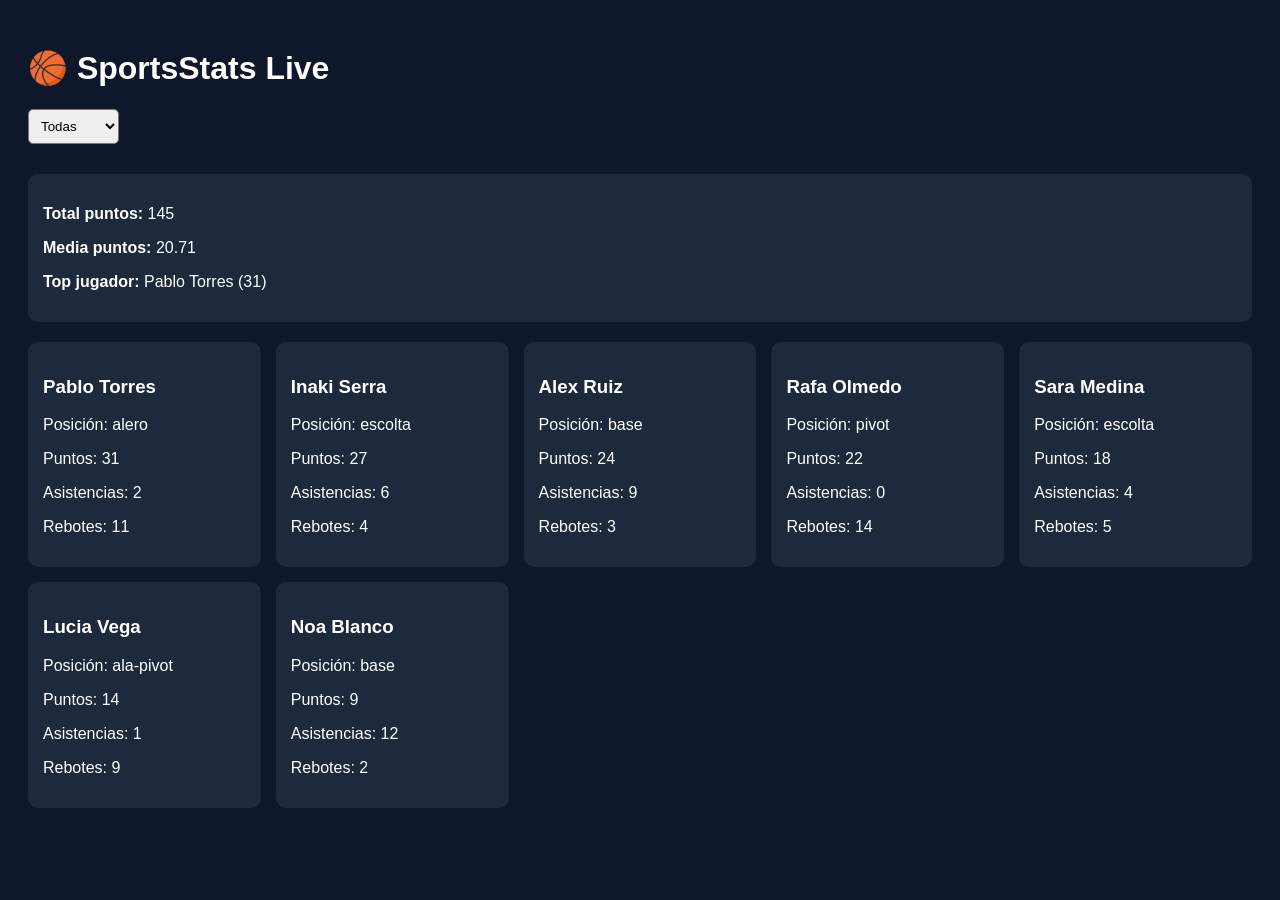
<file: clase_24_3/index.html>
<!DOCTYPE html>
<html lang="es">
<head>
  <meta charset="UTF-8">
  <title>SportsStats Live</title>
  <link rel="stylesheet" href="styles.css">
</head>
<body>

<h1>🏀 SportsStats Live</h1>

<select id="filtro-posicion">
  <option value="todas">Todas</option>
  <option value="base">Base</option>
  <option value="escolta">Escolta</option>
  <option value="alero">Alero</option>
  <option value="ala-pivot">Ala-pívot</option>
  <option value="pivot">Pívot</option>
</select>

<div id="stats"></div>

<div id="tabla"></div>

<script src="app.js"></script>
</body>
</html>
</file>
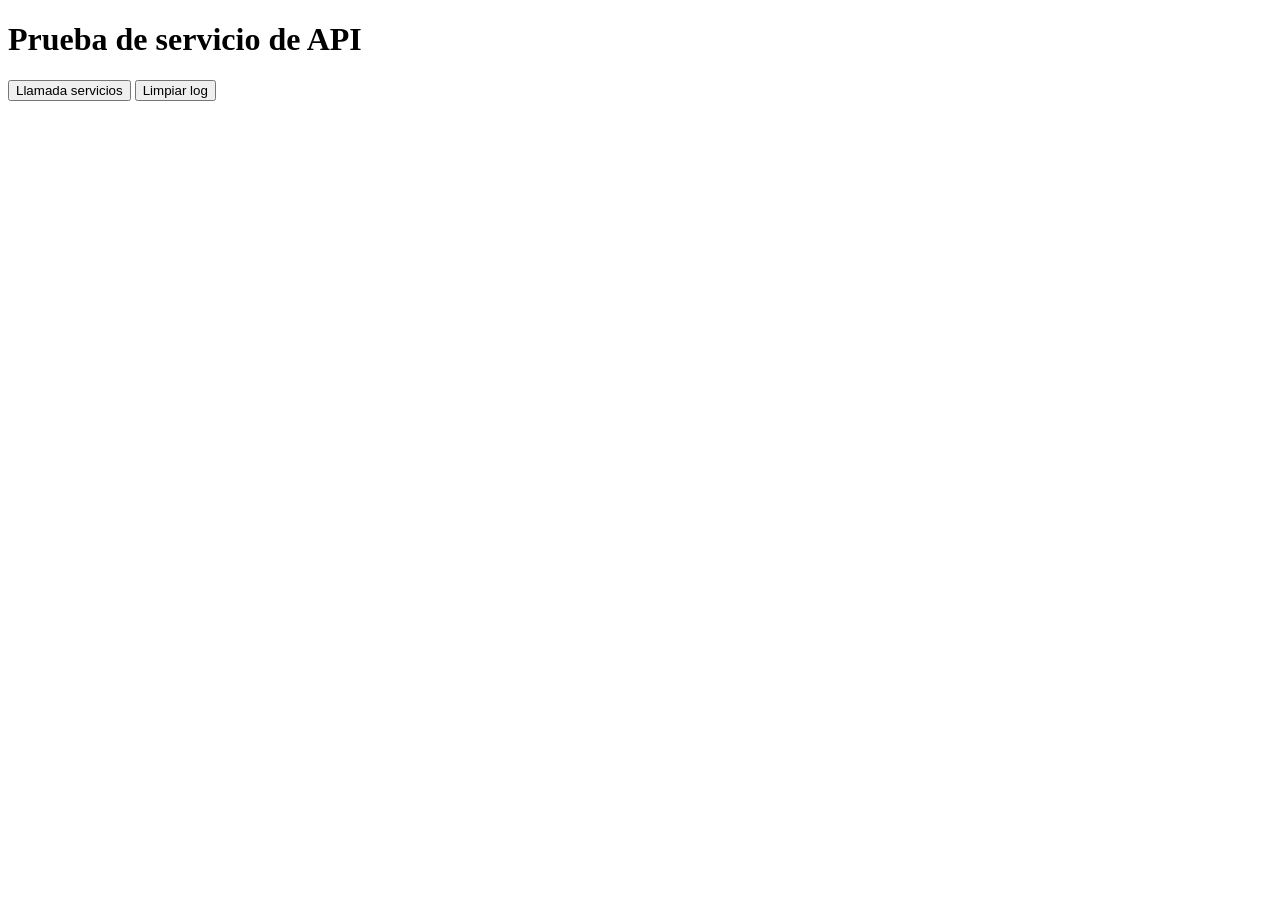
<file: clase_28_04/index.html>
<!DOCTYPE html>
<html lang="en">
<head>
    <meta charset="UTF-8">
    <meta name="viewport" content="width=device-width, initial-scale=1.0">
    <title>Fase 3 - Usar el servicio apiServer</title>
</head>
<body>
    <h1>Prueba de servicio de API</h1>
    <button id="btnEjecutar">Llamada servicios</button>
    <button id="btnlimpiar">Limpiar log</button>
    

</body>
</html>
</file>
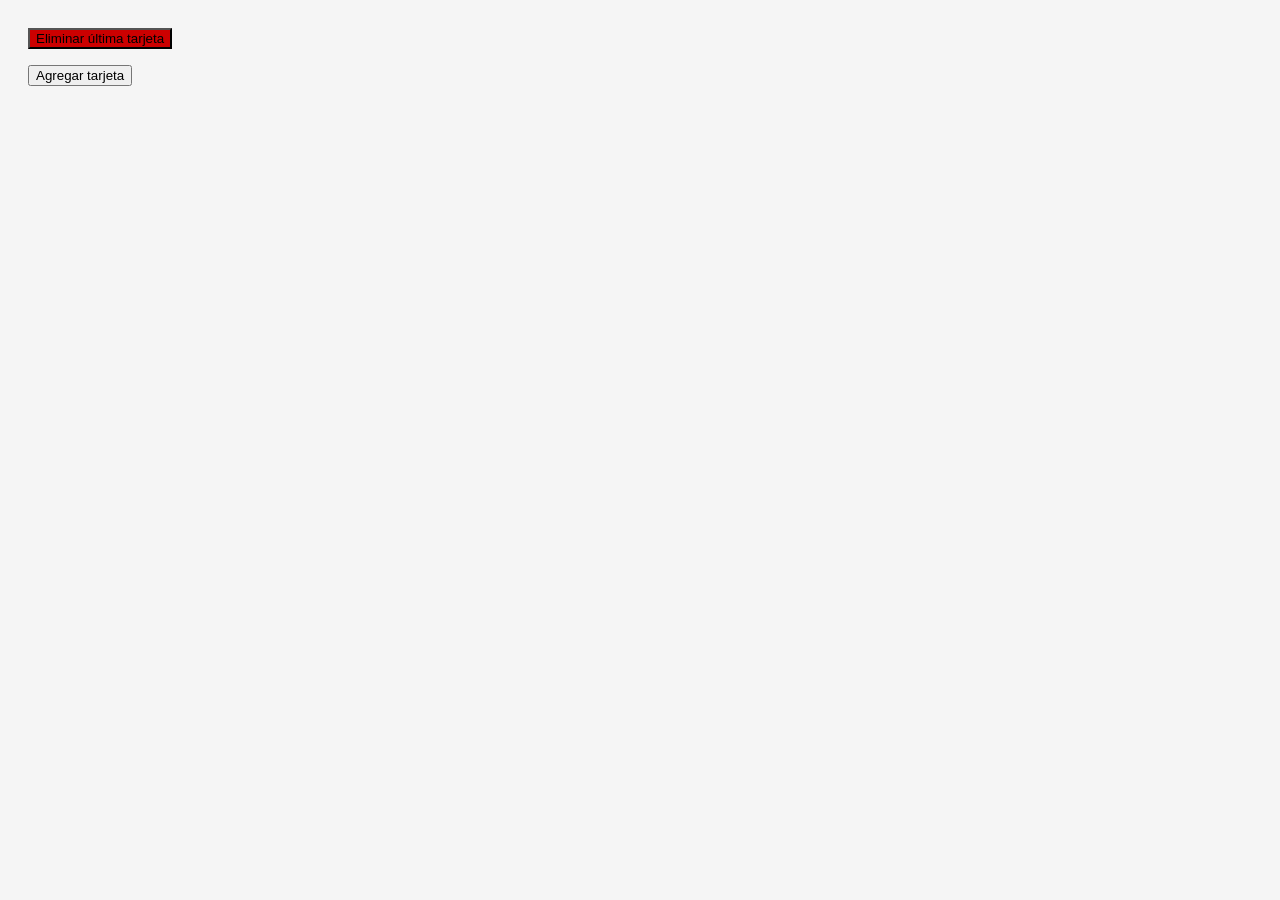
<file: clase_7_4/index.html>
<!DOCTYPE html>
<html lang="es">
<head>
  <meta charset="UTF-8">
  <title>Catálogo</title>
  <style>
    body { 
        font-family: sans-serif; 
        padding: 20px; 
        background: #f5f5f5;
    }
    .catalogo { 
        display: 
        flex; gap: 16px; 
        flex-wrap: wrap; 
    }
    .card { 
        background: white; 
        padding: 16px; 
        border-radius: 8px;
        box-shadow: 0 2px 8px rgba(0,0,0,0.1); 
        width: 200px; 
    }
    .boton { padding: 8px 16px; 
        background: #0066cc; 
        color: white;
           border: none; 
           border-radius: 4px; 
           cursor: pointer; 
     }
    .boton.activo { 
        background: #00aa44; 
    }
    #btnEliminar { 
        margin-bottom: 16px; 
        background: #cc0000; 
    }
  </style>
</head>
<body>
  <button id="btnEliminar" class="btn">Eliminar última tarjeta</button>
  <div class="catalogo" id="catalogo"></div>
   <div id="nuevo_hijo"><button id="boton">Agregar tarjeta</button></div>
  <script src="app.js"></script>
</body>
</html>
</file>
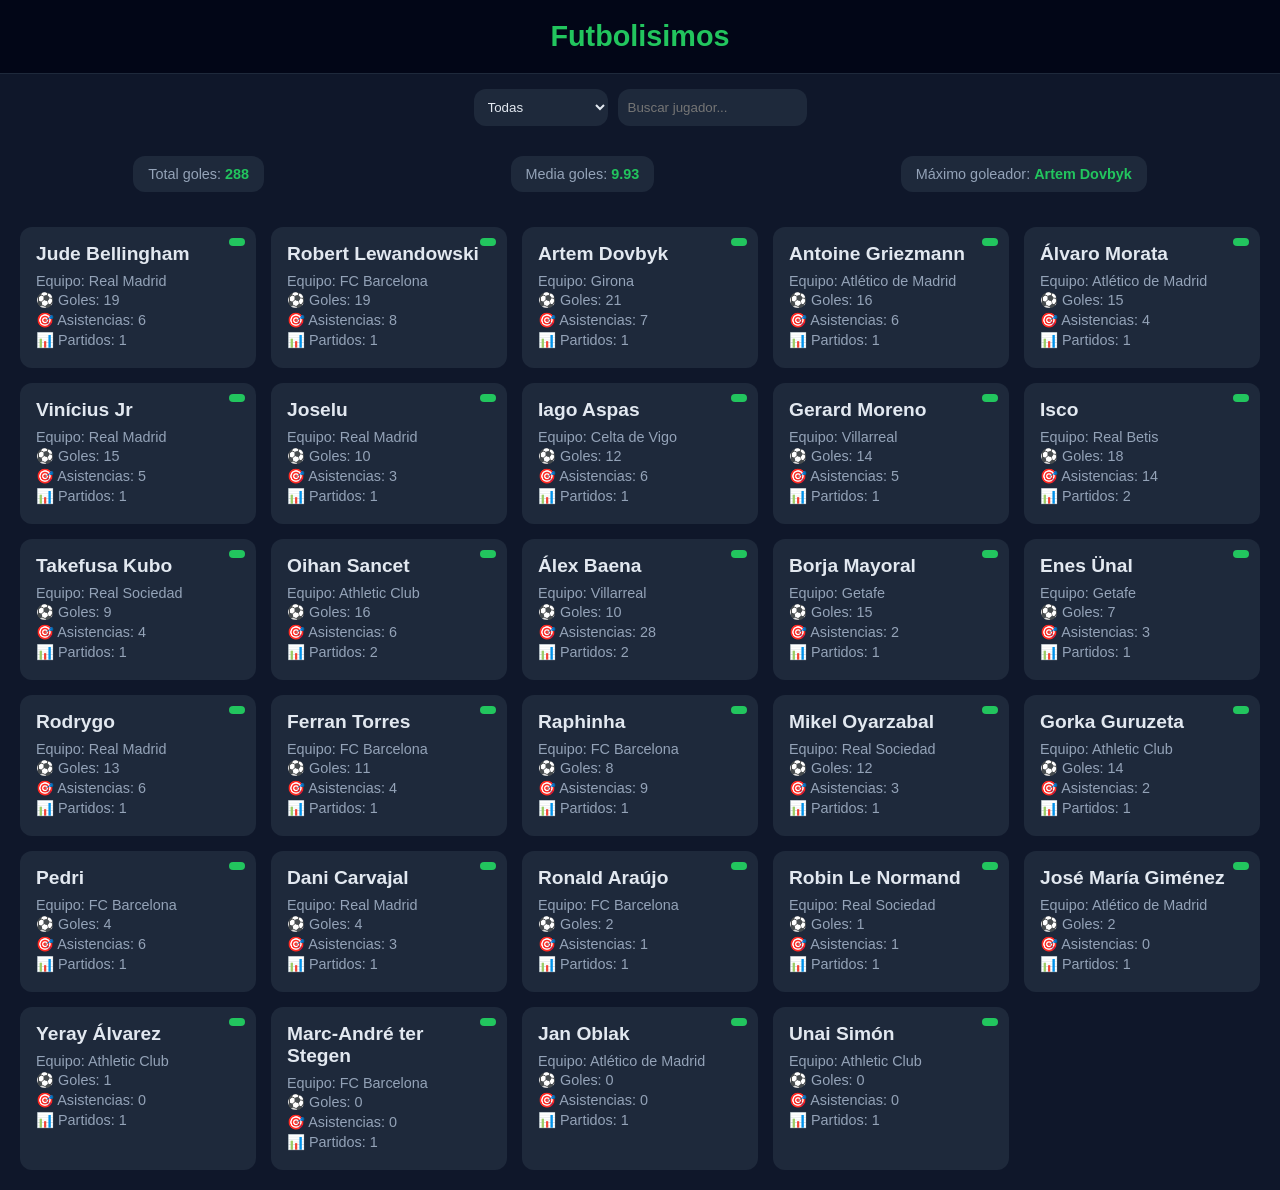
<file: prueba/index.html>
<!DOCTYPE html>
<html lang="es">
<head>
  <meta charset="UTF-8">
  <title>Futbolisimos</title>
  <link rel="stylesheet" href="styles.css">
</head>
<body>

  <header>
    <h1>   Futbolisimos    </h1>
  </header>

    <section class="controls">
        <select id="filtro-posicion">
            <option value="todas">Todas</option>
            <option value="delantero">Delantero</option>
            <option value="centrocampista">Centrocampista</option>
            <option value="defensa">Defensa</option>
            <option value="portero">Portero</option>
        </select>

        <input type="text" id="busqueda" placeholder="Buscar jugador...">
    </section>

    <section id="estadisticas">
        <p>Total goles: <span id="total-goles">0</span></p>
        <p>Media goles: <span id="media-goles">0</span></p>
        <p>Máximo goleador: <span id="top-jugador">-</span></p>
    </section>

<section id="tabla" class="grid"></section>

  <script src="app.js"></script>
</body>
</html>
</file>
<file: clase_24_3/styles.css>
body {
  font-family: Arial;
  background: #0f172a;
  color: white;
  padding: 20px;
}

#tabla {
  display: grid;
  grid-template-columns: repeat(auto-fill, minmax(200px, 1fr));
  gap: 15px;
  margin-top: 20px;
}

.card {
  background: #1e293b;
  padding: 15px;
  border-radius: 10px;
}

#stats {
  margin-top: 20px;
  padding: 15px;
  background: #1e293b;
  border-radius: 10px;
}

select {
  padding: 8px;
  border-radius: 5px;
  margin-bottom: 10px;
}
</file>
<file: prueba/styles.css>
/* ======================
   RESET BÁSICO
====================== */
* {
  margin: 0;
  padding: 0;
  box-sizing: border-box;
}

/* ======================
   VARIABLES (DISEÑO PRO)
====================== */
:root {
  --bg-main: #0f172a;
  --bg-card: #1e293b;
  --bg-hover: #334155;

  --primary: #22c55e;
  --secondary: #38bdf8;

  --text-main: #e2e8f0;
  --text-muted: #94a3b8;

  --radius: 12px;
}

/* ======================
   BASE
====================== */
body {
  font-family: 'Segoe UI', sans-serif;
  background: var(--bg-main);
  color: var(--text-main);
  min-height: 100vh;
}

/* ======================
   HEADER
====================== */
header {
  background: #020617;
  padding: 20px;
  text-align: center;
  border-bottom: 1px solid #1e293b;
}

header h1 {
  font-size: 1.8rem;
  color: var(--primary);
}

/* ======================
   CONTROLES
====================== */
.controls {
  display: flex;
  flex-wrap: wrap;
  gap: 10px;
  justify-content: center;
  padding: 15px;
}

select,
input {
  padding: 10px;
  border-radius: var(--radius);
  border: none;
  outline: none;
  background: var(--bg-card);
  color: var(--text-main);
}

/* ======================
   ESTADÍSTICAS
====================== */
#estadisticas {
  display: flex;
  justify-content: space-around;
  flex-wrap: wrap;
  gap: 10px;
  padding: 15px;
}

#estadisticas p {
  background: var(--bg-card);
  padding: 10px 15px;
  border-radius: var(--radius);
  font-size: 0.9rem;
  color: var(--text-muted);
}

#estadisticas span {
  color: var(--primary);
  font-weight: bold;
}

/* ======================
   GRID DE JUGADORES
====================== */
.grid {
  display: grid;
  grid-template-columns: repeat(auto-fill, minmax(230px, 1fr));
  gap: 15px;
  padding: 20px;
}

/* ======================
   CARD
====================== */
.card {
  background: var(--bg-card);
  border-radius: var(--radius);
  padding: 15px;
  transition: all 0.25s ease;
  border: 1px solid transparent;
  position: relative;
}

.card:hover {
  transform: translateY(-5px);
  background: var(--bg-hover);
  border-color: var(--primary);
}

/* ======================
   TEXTO CARD
====================== */
.card h3 {
  margin-bottom: 8px;
  font-size: 1.2rem;
}

.card p {
  font-size: 0.9rem;
  color: var(--text-muted);
  margin: 3px 0;
}

/* ======================
   BADGE RANKING (OPCIONAL)
====================== */
.card::before {
  content: attr(data-rank);
  position: absolute;
  top: 10px;
  right: 10px;
  background: var(--primary);
  color: black;
  font-size: 0.7rem;
  padding: 4px 8px;
  border-radius: 20px;
}

/* ======================
   RESPONSIVE
====================== */
@media (max-width: 600px) {
  header h1 {
    font-size: 1.4rem;
  }

  .controls {
    flex-direction: column;
    align-items: center;
  }

  #estadisticas {
    flex-direction: column;
    align-items: center;
  }
}
</file>
